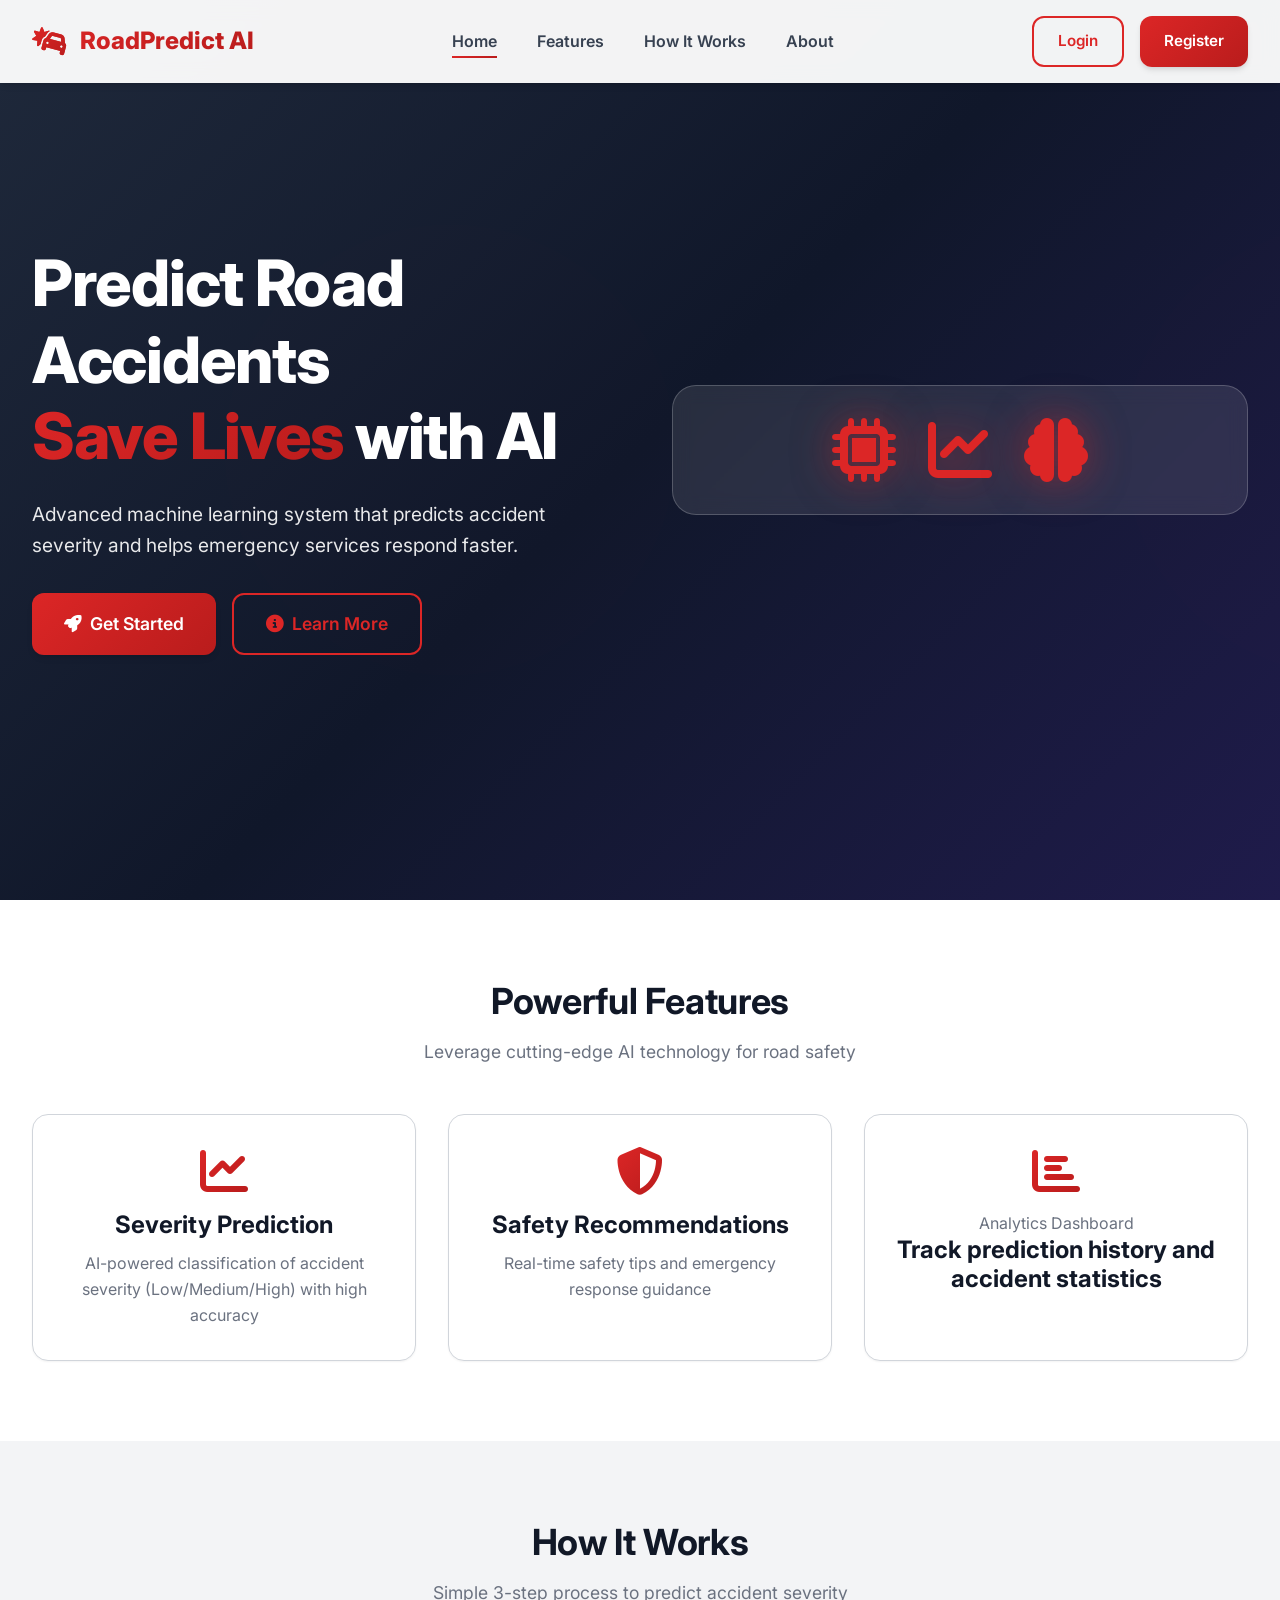
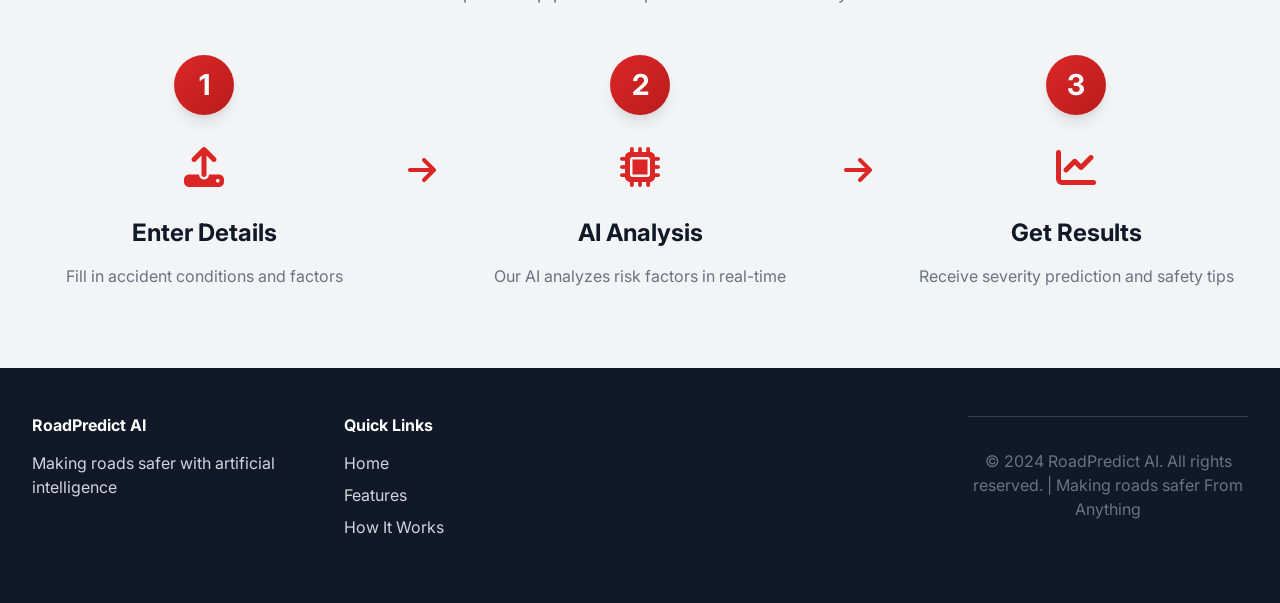
<file: frontend/index.html>
<!DOCTYPE html>
<html lang="en">
<head>
    <meta charset="UTF-8">
    <meta name="viewport" content="width=device-width, initial-scale=1.0">
    <title>Road Accident Prediction System | AI-Powered Safety</title>
    <link rel="stylesheet" href="css/style.css">
    <link rel="stylesheet" href="https://cdnjs.cloudflare.com/ajax/libs/font-awesome/6.4.0/css/all.min.css">
</head>
<body>
    <nav class="navbar">
        <div class="container">
            <div class="nav-brand">
                <i class="fas fa-car-crash"></i>
                <span>RoadPredict AI</span>
            </div>
            <div class="nav-menu">
                <a href="#" class="nav-link active">Home</a>
                <a href="#features" class="nav-link">Features</a>
                <a href="#how-it-works" class="nav-link">How It Works</a>
                <a href="#about" class="nav-link">About</a>
            </div>
            <div class="nav-buttons">
                <a href="login.html" class="btn btn-outline">Login</a>
                <a href="register.html" class="btn btn-primary">Register</a>
            </div>
        </div>
    </nav>

    <section class="hero">
        <div class="container">
            <div class="hero-content">
                <h1 class="hero-title">
                    Predict Road Accidents<br>
                    <span class="highlight">Save Lives</span> with AI
                </h1>
                <p class="hero-subtitle">
                    Advanced machine learning system that predicts accident severity 
                    and helps emergency services respond faster.
                </p>
                <div class="hero-buttons">
                    <a href="register.html" class="btn btn-primary btn-large">
                        <i class="fas fa-rocket"></i> Get Started
                    </a>
                    <a href="#features" class="btn btn-outline btn-large">
                        <i class="fas fa-info-circle"></i> Learn More
                    </a>
                </div>
            </div>
            <div class="hero-image">
                <div class="ai-animation">
                    <i class="fas fa-microchip"></i>
                    <i class="fas fa-chart-line"></i>
                    <i class="fas fa-brain"></i>
                </div>
            </div>
        </div>
    </section>

    <section id="features" class="features">
        <div class="container">
            <div class="section-header">
                <h2>Powerful Features</h2>
                <p>Leverage cutting-edge AI technology for road safety</p>
            </div>
            <div class="features-grid">
                <div class="feature-card">
                    <i class="fas fa-chart-line"></i>
                    <h3>Severity Prediction</h3>
                    <p>AI-powered classification of accident severity (Low/Medium/High) with high accuracy</p>
                </div>
                <div class="feature-card">
                    <i class="fas fa-shield-alt"></i>
                    <h3>Safety Recommendations</h3>
                    <p>Real-time safety tips and emergency response guidance</p>
                </div>
                <div class="feature-card">
                    <i class="fas fa-chart-bar"></i>
                    <p>Analytics Dashboard</p>
                    <h3>Track prediction history and accident statistics</h3>
                </div>
            </div>
        </div>
    </section>

    <section id="how-it-works" class="how-it-works">
        <div class="container">
            <div class="section-header">
                <h2>How It Works</h2>
                <p>Simple 3-step process to predict accident severity</p>
            </div>
            <div class="steps">
                <div class="step">
                    <div class="step-number">1</div>
                    <i class="fas fa-upload"></i>
                    <h3>Enter Details</h3>
                    <p>Fill in accident conditions and factors</p>
                </div>
                <div class="step-arrow"><i class="fas fa-arrow-right"></i></div>
                <div class="step">
                    <div class="step-number">2</div>
                    <i class="fas fa-microchip"></i>
                    <h3>AI Analysis</h3>
                    <p>Our AI analyzes risk factors in real-time</p>
                </div>
                <div class="step-arrow"><i class="fas fa-arrow-right"></i></div>
                <div class="step">
                    <div class="step-number">3</div>
                    <i class="fas fa-chart-line"></i>
                    <h3>Get Results</h3>
                    <p>Receive severity prediction and safety tips</p>
                </div>
            </div>
        </div>
    </section>

    <footer class="footer">
        <div class="container">
            <div class="footer-content">
                <div class="footer-section">
                    <h4>RoadPredict AI</h4>
                    <p>Making roads safer with artificial intelligence</p>
                </div>
                <div class="footer-section">
                    <h4>Quick Links</h4>
                    <a href="#">Home</a>
                    <a href="#features">Features</a>
                    <a href="#how-it-works">How It Works</a>
                </div>
                <div class="footer-section">
        
            </div>
            <div class="footer-bottom">
                <p>&copy; 2024 RoadPredict AI. All rights reserved. | Making roads safer From Anything</p>
            </div>
        </div>
    </footer>

    <script>
        // Navbar scroll effect
        window.addEventListener('scroll', function() {
            const navbar = document.querySelector('.navbar');
            if (window.scrollY > 50) {
                navbar.classList.add('scrolled');
            } else {
                navbar.classList.remove('scrolled');
            }
        });
    </script>
</body>
</html>
</file>
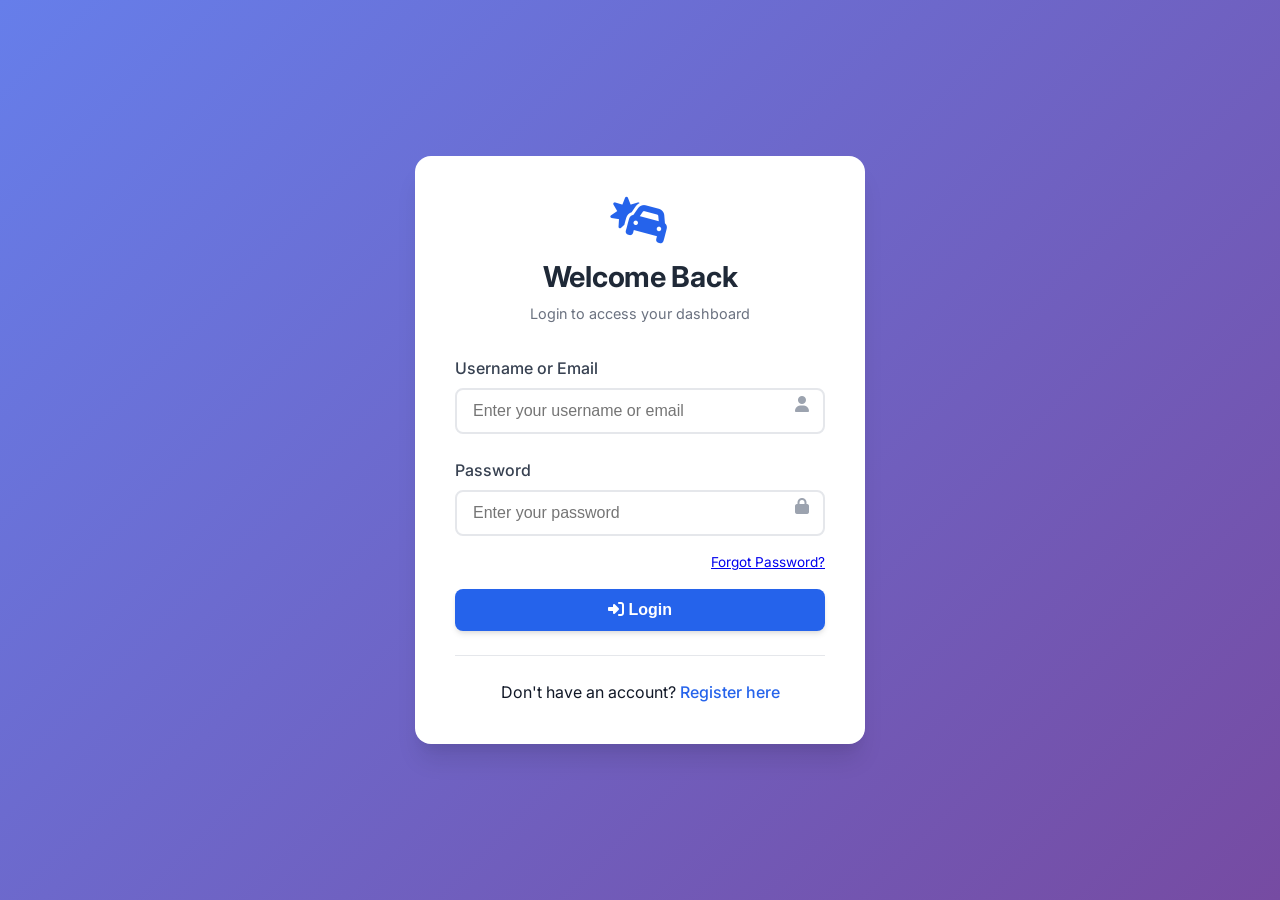
<file: frontend/login.html>
<!DOCTYPE html>
<html lang="en">
<head>
    <meta charset="UTF-8">
    <meta name="viewport" content="width=device-width, initial-scale=1.0">
    <title>Login - Road Accident Prediction System</title>
    <link rel="stylesheet" href="css/style.css">
    <link rel="stylesheet" href="https://cdnjs.cloudflare.com/ajax/libs/font-awesome/6.4.0/css/all.min.css">
    <style>
        /* Additional styles specific to auth pages */
        .auth-container {
            min-height: 100vh;
            display: flex;
            align-items: center;
            justify-content: center;
            background: linear-gradient(135deg, #667eea 0%, #764ba2 100%);
            padding: 2rem;
        }

        .auth-card {
            background: white;
            max-width: 450px;
            width: 100%;
            padding: 2.5rem;
            border-radius: 1rem;
            box-shadow: 0 20px 25px -5px rgba(0, 0, 0, 0.1), 0 10px 10px -5px rgba(0, 0, 0, 0.04);
            animation: slideUp 0.5s ease-out;
        }

        @keyframes slideUp {
            from {
                opacity: 0;
                transform: translateY(30px);
            }
            to {
                opacity: 1;
                transform: translateY(0);
            }
        }

        .auth-header {
            text-align: center;
            margin-bottom: 2rem;
        }

        .auth-header i {
            font-size: 3rem;
            color: #2563eb;
            margin-bottom: 1rem;
        }

        .auth-header h2 {
            font-size: 1.8rem;
            margin-bottom: 0.5rem;
            color: #1f2937;
        }

        .auth-header p {
            color: #6b7280;
            font-size: 0.9rem;
        }

        .auth-form .form-group {
            margin-bottom: 1.5rem;
            position: relative;
        }

        .auth-form .form-group label {
            display: block;
            margin-bottom: 0.5rem;
            font-weight: 500;
            color: #374151;
        }

        .auth-form .form-group input {
            width: 100%;
            padding: 0.75rem 1rem;
            border: 2px solid #e5e7eb;
            border-radius: 0.5rem;
            font-size: 1rem;
            transition: all 0.3s;
        }

        .auth-form .form-group input:focus {
            outline: none;
            border-color: #2563eb;
            box-shadow: 0 0 0 3px rgba(37, 99, 235, 0.1);
        }

        .auth-form .form-group i {
            position: absolute;
            right: 1rem;
            top: 2.5rem;
            color: #9ca3af;
        }

        .btn-primary {
            width: 100%;
            padding: 0.75rem;
            background: #2563eb;
            color: white;
            border: none;
            border-radius: 0.5rem;
            font-size: 1rem;
            font-weight: 600;
            cursor: pointer;
            transition: all 0.3s;
        }

        .btn-primary:hover {
            background: #1d4ed8;
            transform: translateY(-2px);
        }

        .auth-footer {
            text-align: center;
            margin-top: 1.5rem;
            padding-top: 1.5rem;
            border-top: 1px solid #e5e7eb;
        }

        .auth-footer a {
            color: #2563eb;
            text-decoration: none;
            font-weight: 500;
        }

        .auth-footer a:hover {
            text-decoration: underline;
        }

        .forgot-password {
            display: block;
            text-align: right;
            margin-top: -0.5rem;
            margin-bottom: 1rem;
            font-size: 0.85rem;
        }

        .alert {
            padding: 0.75rem;
            border-radius: 0.5rem;
            margin-bottom: 1rem;
            animation: slideDown 0.3s ease;
        }

        .alert-success {
            background: #d1fae5;
            color: #065f46;
            border-left: 4px solid #10b981;
        }

        .alert-error {
            background: #fee2e2;
            color: #991b1b;
            border-left: 4px solid #ef4444;
        }

        @keyframes slideDown {
            from {
                opacity: 0;
                transform: translateY(-10px);
            }
            to {
                opacity: 1;
                transform: translateY(0);
            }
        }
    </style>
</head>
<body>
    <div class="auth-container">
        <div class="auth-card">
            <div class="auth-header">
                <i class="fas fa-car-crash"></i>
                <h2>Welcome Back</h2>
                <p>Login to access your dashboard</p>
            </div>
            
            <form id="loginForm" class="auth-form">
                <div class="form-group">
                    <label for="username">Username or Email</label>
                    <input type="text" id="username" name="username" placeholder="Enter your username or email" required>
                    <i class="fas fa-user"></i>
                </div>
                
                <div class="form-group">
                    <label for="password">Password</label>
                    <input type="password" id="password" name="password" placeholder="Enter your password" required>
                    <i class="fas fa-lock"></i>
                </div>
                
                <div class="forgot-password">
                    <a href="#">Forgot Password?</a>
                </div>
                
                <button type="submit" class="btn-primary">
                    <i class="fas fa-sign-in-alt"></i> Login
                </button>
            </form>
            
            <div class="auth-footer">
                <p>Don't have an account? <a href="register.html">Register here</a></p>
            </div>
        </div>
    </div>
    
    <script src="js/auth.js"></script>
</body>
</html>
</file>
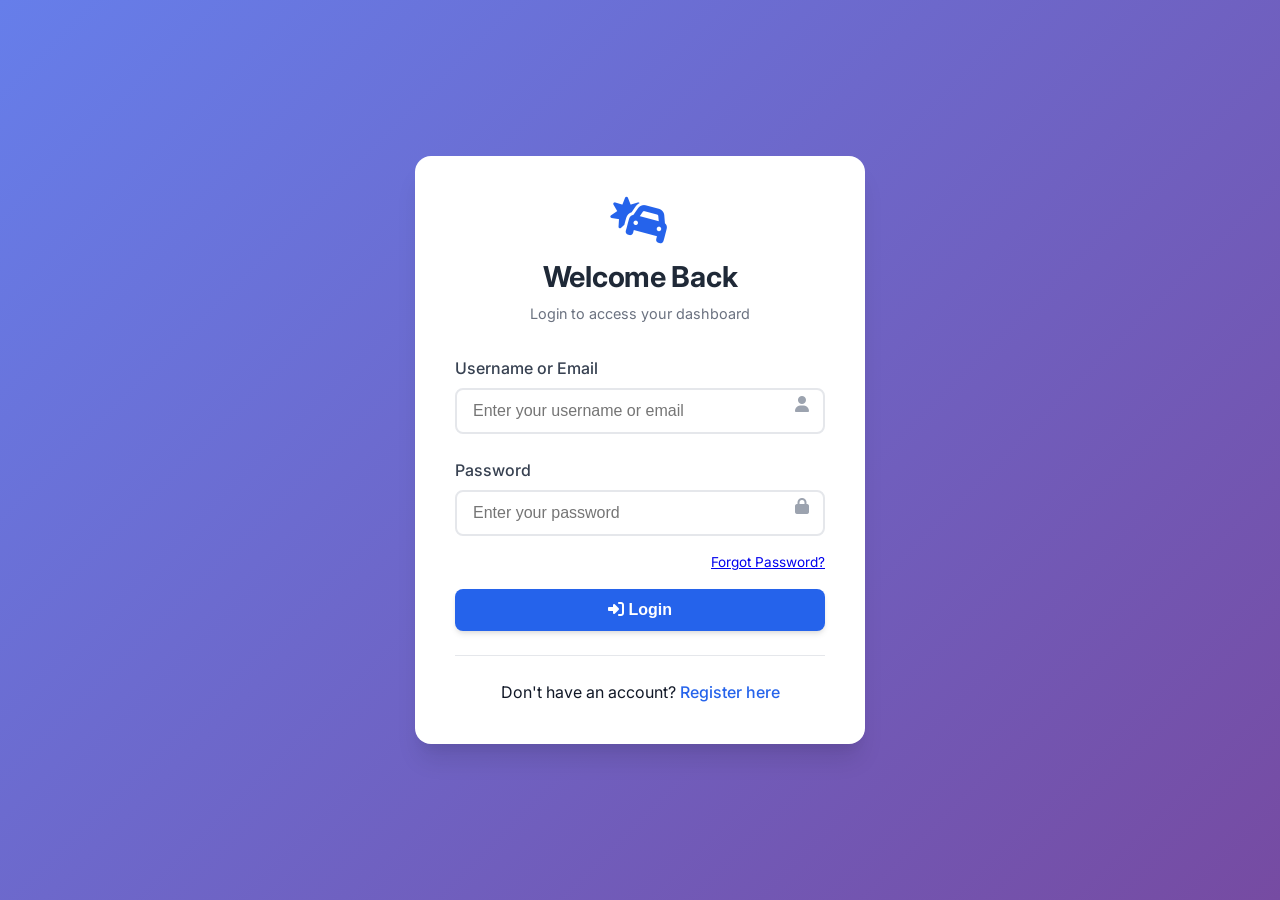
<file: frontend/predict.html>
<!DOCTYPE html>
<html lang="en">
<head>
    <meta charset="UTF-8">
    <meta name="viewport" content="width=device-width, initial-scale=1.0">
    <title>Predict Severity - Road Accident Prediction System</title>
    <link rel="stylesheet" href="css/style.css">
    <link rel="stylesheet" href="https://cdnjs.cloudflare.com/ajax/libs/font-awesome/6.4.0/css/all.min.css">
    <style>
        * {
            margin: 0;
            padding: 0;
            box-sizing: border-box;
        }

        body {
            font-family: -apple-system, BlinkMacSystemFont, 'Segoe UI', Roboto, 'Helvetica Neue', Arial, sans-serif;
            background: #f3f4f6;
        }

        .dashboard-container {
            display: flex;
            min-height: 100vh;
        }

        /* Sidebar Styles */
        .sidebar {
            width: 280px;
            background: white;
            box-shadow: 2px 0 5px rgba(0,0,0,0.05);
            position: fixed;
            height: 100vh;
            display: flex;
            flex-direction: column;
        }

        .sidebar-header {
            padding: 30px 20px;
            text-align: center;
            border-bottom: 1px solid #e5e7eb;
        }

        .sidebar-header i {
            font-size: 2.5rem;
            color: #dc2626;
        }

        .sidebar-header h3 {
            margin-top: 10px;
            color: #1f2937;
        }

        .sidebar-nav {
            flex: 1;
            padding: 20px 0;
        }

        .nav-item {
            display: flex;
            align-items: center;
            padding: 12px 24px;
            color: #4b5563;
            text-decoration: none;
            transition: all 0.3s;
            gap: 12px;
        }

        .nav-item:hover, .nav-item.active {
            background: #eff6ff;
            color: #dc2626;
            border-left: 3px solid #dc2626;
        }

        .nav-item i {
            width: 20px;
        }

        .sidebar-footer {
            padding: 20px;
            border-top: 1px solid #e5e7eb;
        }

        .logout-btn {
            width: 100%;
            padding: 10px;
            background: #fee2e2;
            color: #dc2626;
            border: none;
            border-radius: 8px;
            cursor: pointer;
            transition: all 0.3s;
            font-size: 14px;
            font-weight: 500;
        }

        .logout-btn:hover {
            background: #fecaca;
        }

        /* Main Content */
        .main-content {
            flex: 1;
            margin-left: 280px;
            padding: 20px;
        }

        .prediction-container {
            max-width: 1400px;
            margin: 0 auto;
        }
        
        .prediction-grid {
            display: grid;
            grid-template-columns: 1fr 1fr;
            gap: 30px;
        }
        
        .prediction-form-card, .result-card {
            background: white;
            padding: 30px;
            border-radius: 12px;
            box-shadow: 0 1px 3px 0 rgba(0, 0, 0, 0.1);
        }
        
        .prediction-form-card h2, .result-card h2 {
            margin-bottom: 20px;
            color: #1f2937;
            font-size: 1.5rem;
        }
        
        .form-row {
            display: grid;
            grid-template-columns: 1fr 1fr;
            gap: 20px;
            margin-bottom: 20px;
        }
        
        .form-group {
            margin-bottom: 15px;
        }
        
        .form-group label {
            display: block;
            margin-bottom: 8px;
            font-weight: 500;
            color: #374151;
        }
        
        .form-group input, .form-group select {
            width: 100%;
            padding: 10px 12px;
            border: 1px solid #d1d5db;
            border-radius: 8px;
            font-size: 14px;
            transition: all 0.3s;
        }
        
        .form-group input:focus, .form-group select:focus {
            outline: none;
            border-color: #dc2626;
            box-shadow: 0 0 0 3px rgba(220, 38, 38, 0.1);
        }
        
        .checkbox-group {
            display: flex;
            align-items: center;
            gap: 10px;
            margin-bottom: 10px;
        }
        
        .checkbox-group input {
            width: auto;
            margin-right: 5px;
        }
        
        .checkbox-group label {
            margin-bottom: 0;
            cursor: pointer;
        }
        
        .btn-predict {
            width: 100%;
            padding: 12px;
            background: #dc2626;
            color: white;
            border: none;
            border-radius: 8px;
            font-size: 16px;
            font-weight: 600;
            cursor: pointer;
            margin-top: 20px;
            transition: all 0.3s;
        }
        
        .btn-predict:hover {
            background: #b91c1c;
            transform: translateY(-1px);
        }
        
        .loading {
            text-align: center;
            padding: 40px;
        }
        
        .loading i {
            font-size: 2rem;
            color: #dc2626;
            animation: spin 1s linear infinite;
        }
        
        @keyframes spin {
            0% { transform: rotate(0deg); }
            100% { transform: rotate(360deg); }
        }
        
        .severity-badge {
            text-align: center;
            padding: 20px;
            border-radius: 12px;
            margin-bottom: 20px;
            color: white;
            transition: all 0.3s ease;
        }
        
        .confidence-section {
            margin: 20px 0;
        }
        
        .confidence-section label {
            display: block;
            margin-bottom: 8px;
            font-weight: 500;
            color: #374151;
        }
        
        .confidence-bar {
            background: #e5e7eb;
            border-radius: 10px;
            height: 35px;
            overflow: hidden;
            margin: 10px 0;
        }
        
        .confidence-fill {
            background: linear-gradient(90deg, #dc2626, #ef4444);
            height: 100%;
            display: flex;
            align-items: center;
            justify-content: flex-end;
            padding-right: 15px;
            color: white;
            font-weight: bold;
            transition: width 1s ease;
            border-radius: 10px;
        }
        
        .recommendations {
            margin-top: 20px;
            padding-top: 20px;
            border-top: 1px solid #e5e7eb;
        }
        
        .recommendations h4 {
            margin-bottom: 15px;
            color: #1f2937;
        }
        
        .recommendations ul {
            list-style: none;
            padding-left: 0;
        }
        
        .recommendations li {
            padding: 8px 0;
            padding-left: 25px;
            position: relative;
            line-height: 1.4;
        }
        
        @media (max-width: 768px) {
            .sidebar {
                transform: translateX(-100%);
                transition: transform 0.3s;
            }
            
            .sidebar.open {
                transform: translateX(0);
            }
            
            .main-content {
                margin-left: 0;
            }
            
            .prediction-grid {
                grid-template-columns: 1fr;
                gap: 20px;
            }
            
            .form-row {
                grid-template-columns: 1fr;
                gap: 15px;
            }
        }
    </style>
</head>
<body>
    <div class="dashboard-container">
        <!-- Sidebar -->
        <aside class="sidebar">
            <div class="sidebar-header">
                <i class="fas fa-car-crash"></i>
                <h3>RoadPredict AI</h3>
            </div>
            <nav class="sidebar-nav">
                <a href="dashboard.html" class="nav-item">
                    <i class="fas fa-tachometer-alt"></i>
                    <span>Dashboard</span>
                </a>
                <a href="#" class="nav-item active">
                    <i class="fas fa-chart-line"></i>
                    <span>Predict Severity</span>
                </a>
                <a href="dashboard.html#history" class="nav-item">
                    <i class="fas fa-history"></i>
                    <span>History</span>
                </a>
            </nav>
            <div class="sidebar-footer">
                <div style="margin-bottom: 15px; padding: 10px; background: #f3f4f6; border-radius: 8px;">
                    <div style="font-size: 12px; color: #6b7280;">Logged in as:</div>
                    <div style="font-weight: 600; color: #1f2937;" id="userNameDisplay">User</div>
                </div>
                <button id="logoutBtn" class="logout-btn">
                    <i class="fas fa-sign-out-alt"></i> Logout
                </button>
            </div>
        </aside>

        <!-- Main Content -->
        <main class="main-content">
            <div class="prediction-container">
                <div class="prediction-grid">
                    <!-- Left Column: Form -->
                    <div class="prediction-form-card">
                        <h2><i class="fas fa-edit"></i> Accident Details</h2>
                        <form id="predictionForm">
                            <div class="form-row">
                                <div class="form-group">
                                    <label>Weather Condition *</label>
                                    <select id="weather" required>
                                        <option value="">Select Weather</option>
                                        <option value="Clear">☀️ Clear</option>
                                        <option value="Rain">🌧️ Rain</option>
                                        <option value="Fog">🌫️ Fog</option>
                                        <option value="Snow">❄️ Snow</option>
                                    </select>
                                </div>
                                <div class="form-group">
                                    <label>Road Condition *</label>
                                    <select id="roadCondition" required>
                                        <option value="">Select Road Condition</option>
                                        <option value="Dry">🟢 Dry</option>
                                        <option value="Wet">💧 Wet</option>
                                        <option value="Icy">❄️ Icy</option>
                                        <option value="Flooded">🌊 Flooded</option>
                                    </select>
                                </div>
                            </div>

                            <div class="form-row">
                                <div class="form-group">
                                    <label>Light Condition</label>
                                    <select id="lightCondition">
                                        <option value="Daylight">☀️ Daylight</option>
                                        <option value="Dark">🌙 Dark</option>
                                        <option value="Dusk/Dawn">🌅 Dusk/Dawn</option>
                                    </select>
                                </div>
                                <div class="form-group">
                                    <label>Speed Limit (km/h)</label>
                                    <input type="number" id="speedLimit" placeholder="e.g., 60" value="50">
                                </div>
                            </div>

                            <div class="form-row">
                                <div class="form-group">
                                    <label>Vehicle Type</label>
                                    <select id="vehicleType">
                                        <option value="Car">🚗 Car</option>
                                        <option value="Truck">🚚 Truck</option>
                                        <option value="Motorcycle">🏍️ Motorcycle</option>
                                        <option value="Bus">🚌 Bus</option>
                                    </select>
                                </div>
                                <div class="form-group">
                                    <label>Driver Age</label>
                                    <input type="number" id="driverAge" placeholder="e.g., 35" value="35">
                                </div>
                            </div>

                            <div class="form-row">
                                <div class="form-group">
                                    <label>Time of Day</label>
                                    <select id="timeOfDay">
                                        <option value="Morning">🌅 Morning (6AM-12PM)</option>
                                        <option value="Afternoon">☀️ Afternoon (12PM-5PM)</option>
                                        <option value="Evening">🌆 Evening (5PM-9PM)</option>
                                        <option value="Night">🌙 Night (9PM-6AM)</option>
                                    </select>
                                </div>
                                <div class="form-group">
                                    <label>Day of Week</label>
                                    <select id="dayOfWeek">
                                        <option value="Monday">Monday</option>
                                        <option value="Tuesday">Tuesday</option>
                                        <option value="Wednesday">Wednesday</option>
                                        <option value="Thursday">Thursday</option>
                                        <option value="Friday">Friday</option>
                                        <option value="Saturday">Saturday</option>
                                        <option value="Sunday">Sunday</option>
                                    </select>
                                </div>
                            </div>

                            <div class="form-row">
                                <div class="form-group">
                                    <label>Traffic Density</label>
                                    <select id="trafficDensity">
                                        <option value="Low">🟢 Low</option>
                                        <option value="Medium" selected>🟡 Medium</option>
                                        <option value="High">🔴 High</option>
                                    </select>
                                </div>
                                <div class="form-group">
                                    <label>Contributing Factors</label>
                                    <div class="checkbox-group">
                                        <input type="checkbox" id="alcoholInvolved">
                                        <label>🍺 Alcohol Involved</label>
                                    </div>
                                    <div class="checkbox-group">
                                        <input type="checkbox" id="speeding">
                                        <label>⚡ Speeding</label>
                                    </div>
                                </div>
                            </div>

                            <button type="submit" class="btn-predict">
                                <i class="fas fa-chart-line"></i> Predict Severity
                            </button>
                        </form>
                    </div>

                    <!-- Right Column: Results -->
                    <div class="result-card">
                        <h2><i class="fas fa-chart-bar"></i> Prediction Results</h2>
                        
                        <!-- Results Container -->
                        <div id="predictionResult" style="display: none;">
                            <div class="severity-badge" id="severityBadge"></div>
                            
                            <div class="confidence-section">
                                <label><i class="fas fa-percent"></i> Confidence Score</label>
                                <div class="confidence-bar">
                                    <div class="confidence-fill" id="confidenceFill" style="width: 0%;">0%</div>
                                </div>
                            </div>

                            <div class="recommendations" id="recommendations"></div>
                        </div>
                        
                        <!-- No Result Message -->
                        <div id="noResultMessage" style="text-align: center; padding: 40px; color: #6b7280;">
                            <i class="fas fa-chart-line" style="font-size: 3rem; margin-bottom: 10px;"></i>
                            <p>Fill in the details and click "Predict Severity" to see results here</p>
                        </div>

                        <!-- Loading Spinner -->
                        <div id="loadingSpinner" style="display: none;" class="loading">
                            <i class="fas fa-spinner"></i>
                            <p>Analyzing accident data...</p>
                        </div>
                    </div>
                </div>
            </div>
        </main>
    </div>

    <script src="js/predict.js"></script>
    <script>
        // Display user name in sidebar
        const user = JSON.parse(localStorage.getItem('user') || '{}');
        const userNameDisplay = document.getElementById('userNameDisplay');
        if (userNameDisplay && user.full_name) {
            userNameDisplay.textContent = user.full_name;
        } else if (userNameDisplay && user.username) {
            userNameDisplay.textContent = user.username;
        }
    </script>
</body>
</html>
</file>
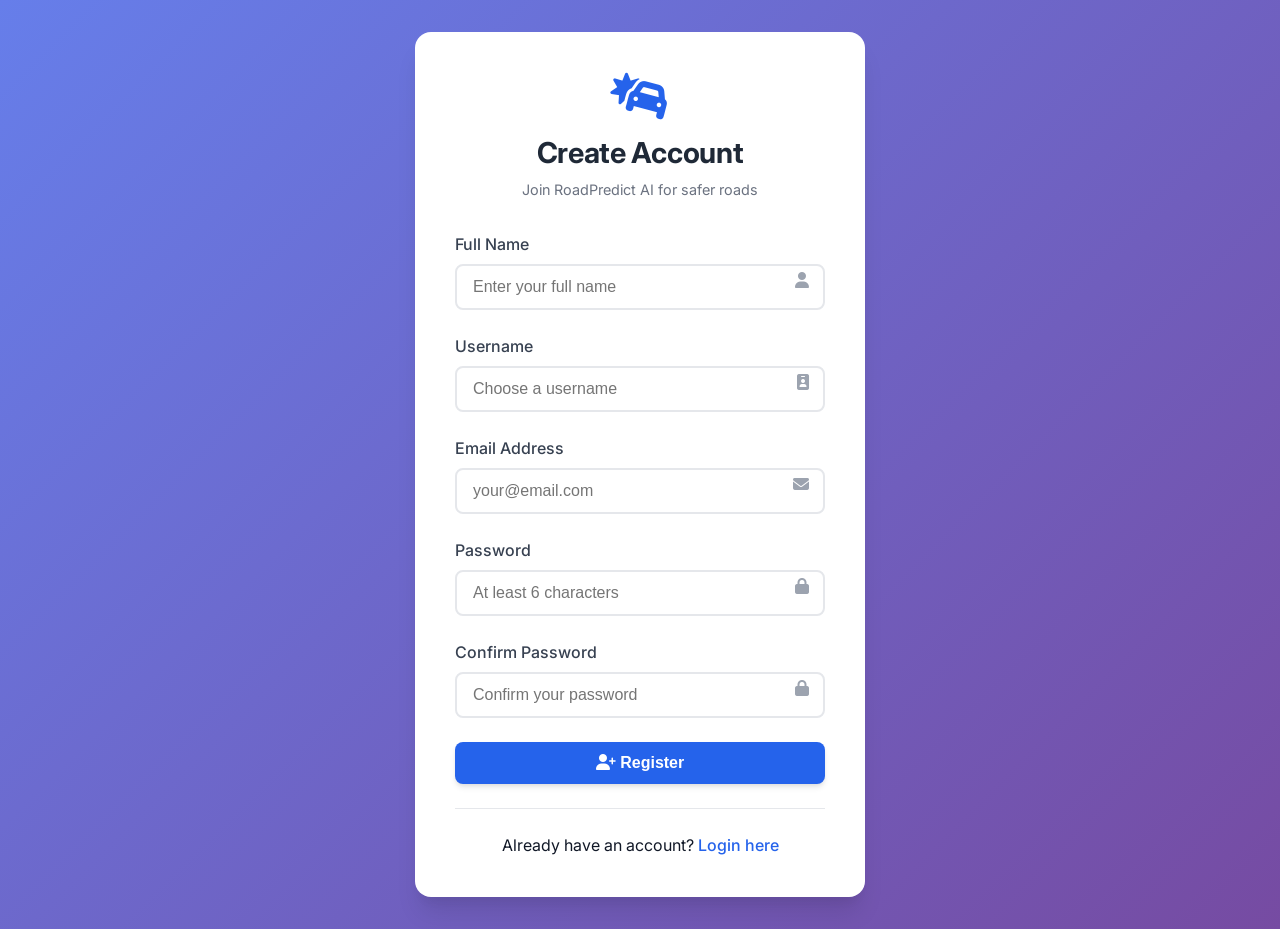
<file: frontend/register.html>
<!DOCTYPE html>
<html lang="en">
<head>
    <meta charset="UTF-8">
    <meta name="viewport" content="width=device-width, initial-scale=1.0">
    <title>Register - Road Accident Prediction System</title>
    <link rel="stylesheet" href="css/style.css">
    <link rel="stylesheet" href="https://cdnjs.cloudflare.com/ajax/libs/font-awesome/6.4.0/css/all.min.css">
    <style>
        /* Additional styles specific to auth pages */
        .auth-container {
            min-height: 100vh;
            display: flex;
            align-items: center;
            justify-content: center;
            background: linear-gradient(135deg, #667eea 0%, #764ba2 100%);
            padding: 2rem;
        }

        .auth-card {
            background: white;
            max-width: 450px;
            width: 100%;
            padding: 2.5rem;
            border-radius: 1rem;
            box-shadow: 0 20px 25px -5px rgba(0, 0, 0, 0.1), 0 10px 10px -5px rgba(0, 0, 0, 0.04);
            animation: slideUp 0.5s ease-out;
        }

        @keyframes slideUp {
            from {
                opacity: 0;
                transform: translateY(30px);
            }
            to {
                opacity: 1;
                transform: translateY(0);
            }
        }

        .auth-header {
            text-align: center;
            margin-bottom: 2rem;
        }

        .auth-header i {
            font-size: 3rem;
            color: #2563eb;
            margin-bottom: 1rem;
        }

        .auth-header h2 {
            font-size: 1.8rem;
            margin-bottom: 0.5rem;
            color: #1f2937;
        }

        .auth-header p {
            color: #6b7280;
            font-size: 0.9rem;
        }

        .auth-form .form-group {
            margin-bottom: 1.5rem;
            position: relative;
        }

        .auth-form .form-group label {
            display: block;
            margin-bottom: 0.5rem;
            font-weight: 500;
            color: #374151;
        }

        .auth-form .form-group input {
            width: 100%;
            padding: 0.75rem 1rem;
            border: 2px solid #e5e7eb;
            border-radius: 0.5rem;
            font-size: 1rem;
            transition: all 0.3s;
        }

        .auth-form .form-group input:focus {
            outline: none;
            border-color: #2563eb;
            box-shadow: 0 0 0 3px rgba(37, 99, 235, 0.1);
        }

        .auth-form .form-group i {
            position: absolute;
            right: 1rem;
            top: 2.5rem;
            color: #9ca3af;
        }

        .btn-primary {
            width: 100%;
            padding: 0.75rem;
            background: #2563eb;
            color: white;
            border: none;
            border-radius: 0.5rem;
            font-size: 1rem;
            font-weight: 600;
            cursor: pointer;
            transition: all 0.3s;
        }

        .btn-primary:hover {
            background: #1d4ed8;
            transform: translateY(-2px);
        }

        .auth-footer {
            text-align: center;
            margin-top: 1.5rem;
            padding-top: 1.5rem;
            border-top: 1px solid #e5e7eb;
        }

        .auth-footer a {
            color: #2563eb;
            text-decoration: none;
            font-weight: 500;
        }

        .auth-footer a:hover {
            text-decoration: underline;
        }

        .alert {
            padding: 0.75rem;
            border-radius: 0.5rem;
            margin-bottom: 1rem;
            animation: slideDown 0.3s ease;
        }

        .alert-success {
            background: #d1fae5;
            color: #065f46;
            border-left: 4px solid #10b981;
        }

        .alert-error {
            background: #fee2e2;
            color: #991b1b;
            border-left: 4px solid #ef4444;
        }

        @keyframes slideDown {
            from {
                opacity: 0;
                transform: translateY(-10px);
            }
            to {
                opacity: 1;
                transform: translateY(0);
            }
        }
    </style>
</head>
<body>
    <div class="auth-container">
        <div class="auth-card">
            <div class="auth-header">
                <i class="fas fa-car-crash"></i>
                <h2>Create Account</h2>
                <p>Join RoadPredict AI for safer roads</p>
            </div>
            
            <form id="registerForm" class="auth-form">
                <div class="form-group">
                    <label for="fullName">Full Name</label>
                    <input type="text" id="fullName" name="fullName" placeholder="Enter your full name" required>
                    <i class="fas fa-user"></i>
                </div>
                
                <div class="form-group">
                    <label for="username">Username</label>
                    <input type="text" id="username" name="username" placeholder="Choose a username" required>
                    <i class="fas fa-id-badge"></i>
                </div>
                
                <div class="form-group">
                    <label for="email">Email Address</label>
                    <input type="email" id="email" name="email" placeholder="your@email.com" required>
                    <i class="fas fa-envelope"></i>
                </div>
                
                <div class="form-group">
                    <label for="password">Password</label>
                    <input type="password" id="password" name="password" placeholder="At least 6 characters" required>
                    <i class="fas fa-lock"></i>
                </div>
                
                <div class="form-group">
                    <label for="confirmPassword">Confirm Password</label>
                    <input type="password" id="confirmPassword" name="confirmPassword" placeholder="Confirm your password" required>
                    <i class="fas fa-lock"></i>
                </div>
                
                <button type="submit" class="btn-primary">
                    <i class="fas fa-user-plus"></i> Register
                </button>
            </form>
            
            <div class="auth-footer">
                <p>Already have an account? <a href="login.html">Login here</a></p>
            </div>
        </div>
    </div>
    
    <script src="js/auth.js"></script>
</body>
</html>
</file>
<file: frontend/css/style.css>
/* ==================== GOOGLE FONTS ==================== */
@import url('https://fonts.googleapis.com/css2?family=Inter:wght@300;400;500;600;700;800&display=swap');

/* ==================== ROOT VARIABLES ==================== */
:root {
    /* Primary Colors */
    --primary: #dc2626;
    --primary-dark: #b91c1c;
    --primary-light: #fef2f2;
    
    /* Secondary Colors */
    --secondary: #2563eb;
    --secondary-dark: #1d4ed8;
    
    /* Accent Colors */
    --accent: #f59e0b;
    --success: #10b981;
    --danger: #ef4444;
    --warning: #f59e0b;
    --info: #3b82f6;
    
    /* Neutral Colors */
    --dark: #111827;
    --gray-900: #1f2937;
    --gray-700: #374151;
    --gray-500: #6b7280;
    --gray-300: #d1d5db;
    --gray-100: #f3f4f6;
    --white: #ffffff;
    
    /* Gradients */
    --gradient-primary: linear-gradient(135deg, #dc2626 0%, #b91c1c 100%);
    --gradient-secondary: linear-gradient(135deg, #2563eb 0%, #1d4ed8 100%);
    --gradient-hero: linear-gradient(135deg, #1e293b 0%, #0f172a 50%, #1e1b4b 100%);
    --gradient-card: linear-gradient(135deg, var(--white) 0%, var(--gray-100) 100%);
    
    /* Shadows */
    --shadow-sm: 0 1px 2px 0 rgba(0, 0, 0, 0.05);
    --shadow-md: 0 4px 6px -1px rgba(0, 0, 0, 0.1), 0 2px 4px -1px rgba(0, 0, 0, 0.06);
    --shadow-lg: 0 10px 15px -3px rgba(0, 0, 0, 0.1), 0 4px 6px -2px rgba(0, 0, 0, 0.05);
    --shadow-xl: 0 20px 25px -5px rgba(0, 0, 0, 0.1), 0 10px 10px -5px rgba(0, 0, 0, 0.04);
    --shadow-glow: 0 0 20px rgba(220, 38, 38, 0.3);
    
    /* Border Radius */
    --radius-sm: 0.375rem;
    --radius-md: 0.5rem;
    --radius-lg: 0.75rem;
    --radius-xl: 1rem;
    --radius-2xl: 1.5rem;
    
    /* Transitions */
    --transition: all 0.3s cubic-bezier(0.4, 0, 0.2, 1);
}

/* ==================== RESET & BASE ==================== */
* {
    margin: 0;
    padding: 0;
    box-sizing: border-box;
}

body {
    font-family: 'Inter', -apple-system, BlinkMacSystemFont, 'Segoe UI', Roboto, sans-serif;
    background: var(--gray-100);
    color: var(--dark);
    line-height: 1.5;
    overflow-x: hidden;
}

/* ==================== TYPOGRAPHY ==================== */
h1, h2, h3, h4, h5, h6 {
    font-weight: 700;
    line-height: 1.2;
}

h1 {
    font-size: 3.5rem;
    letter-spacing: -0.02em;
}

h2 {
    font-size: 2.25rem;
    letter-spacing: -0.01em;
}

h3 {
    font-size: 1.5rem;
}

/* ==================== CONTAINER ==================== */
.container {
    max-width: 1280px;
    margin: 0 auto;
    padding: 0 2rem;
}

/* ==================== NAVIGATION ==================== */
.navbar {
    background: rgba(255, 255, 255, 0.95);
    backdrop-filter: blur(10px);
    box-shadow: var(--shadow-md);
    position: fixed;
    top: 0;
    width: 100%;
    z-index: 1000;
    padding: 1rem 0;
    transition: var(--transition);
}

.navbar.scrolled {
    padding: 0.75rem 0;
    background: var(--white);
}

.navbar .container {
    display: flex;
    justify-content: space-between;
    align-items: center;
}

.nav-brand {
    display: flex;
    align-items: center;
    gap: 0.75rem;
    font-size: 1.5rem;
    font-weight: 800;
    background: var(--gradient-primary);
    -webkit-background-clip: text;
    -webkit-text-fill-color: transparent;
    background-clip: text;
}

.nav-brand i {
    background: var(--gradient-primary);
    -webkit-background-clip: text;
    -webkit-text-fill-color: transparent;
    font-size: 1.8rem;
}

.nav-menu {
    display: flex;
    gap: 2.5rem;
}

.nav-link {
    text-decoration: none;
    color: var(--gray-700);
    font-weight: 600;
    transition: var(--transition);
    position: relative;
}

.nav-link:after {
    content: '';
    position: absolute;
    bottom: -5px;
    left: 0;
    width: 0;
    height: 2px;
    background: var(--gradient-primary);
    transition: var(--transition);
}

.nav-link:hover:after,
.nav-link.active:after {
    width: 100%;
}

.nav-link:hover {
    color: var(--primary);
}

.nav-buttons {
    display: flex;
    gap: 1rem;
}

/* ==================== BUTTONS ==================== */
.btn {
    display: inline-flex;
    align-items: center;
    gap: 0.5rem;
    padding: 0.75rem 1.5rem;
    border-radius: var(--radius-lg);
    font-weight: 600;
    text-decoration: none;
    transition: var(--transition);
    cursor: pointer;
    border: none;
    font-size: 0.95rem;
}

.btn-primary {
    background: var(--gradient-primary);
    color: var(--white);
    box-shadow: var(--shadow-md);
}

.btn-primary:hover {
    transform: translateY(-2px);
    box-shadow: var(--shadow-xl), var(--shadow-glow);
}

.btn-outline {
    background: transparent;
    border: 2px solid var(--primary);
    color: var(--primary);
}

.btn-outline:hover {
    background: var(--gradient-primary);
    color: var(--white);
    border-color: transparent;
    transform: translateY(-2px);
}

.btn-large {
    padding: 1rem 2rem;
    font-size: 1.1rem;
}

.btn-block {
    width: 100%;
    justify-content: center;
}

/* ==================== HERO SECTION ==================== */
.hero {
    min-height: 100vh;
    display: flex;
    align-items: center;
    position: relative;
    background: var(--gradient-hero);
    overflow: hidden;
}

.hero::before {
    content: '';
    position: absolute;
    top: 0;
    left: 0;
    right: 0;
    bottom: 0;
    background: url('data:image/svg+xml,<svg xmlns="http://www.w3.org/2000/svg" viewBox="0 0 200 200"><path fill="%23dc262610" d="M0 0h200v200H0z"/><circle cx="100" cy="100" r="50" fill="%23dc262608"/></svg>') repeat;
    opacity: 0.1;
    animation: float 20s linear infinite;
}

@keyframes float {
    0% { transform: translate(0, 0); }
    100% { transform: translate(50px, 50px); }
}

.hero .container {
    display: grid;
    grid-template-columns: 1fr 1fr;
    gap: 4rem;
    align-items: center;
    position: relative;
    z-index: 1;
}

.hero-content {
    color: var(--white);
}

.hero-title {
    font-size: 4rem;
    font-weight: 800;
    margin-bottom: 1.5rem;
    line-height: 1.2;
}

.hero-title .highlight {
    background: var(--gradient-primary);
    -webkit-background-clip: text;
    -webkit-text-fill-color: transparent;
    display: inline-block;
}

.hero-subtitle {
    font-size: 1.2rem;
    margin-bottom: 2rem;
    color: rgba(255, 255, 255, 0.9);
    line-height: 1.6;
}

.hero-buttons {
    display: flex;
    gap: 1rem;
}

.hero-image {
    position: relative;
    animation: slideIn 0.8s ease-out;
}

@keyframes slideIn {
    from {
        opacity: 0;
        transform: translateX(50px);
    }
    to {
        opacity: 1;
        transform: translateX(0);
    }
}

.ai-animation {
    display: flex;
    justify-content: center;
    gap: 2rem;
    background: rgba(255, 255, 255, 0.1);
    backdrop-filter: blur(10px);
    padding: 2rem;
    border-radius: var(--radius-2xl);
    border: 1px solid rgba(255, 255, 255, 0.2);
}

.ai-animation i {
    font-size: 4rem;
    color: var(--primary);
    animation: bounce 2s ease-in-out infinite;
    filter: drop-shadow(0 0 20px rgba(220, 38, 38, 0.5));
}

.ai-animation i:nth-child(2) { animation-delay: 0.3s; }
.ai-animation i:nth-child(3) { animation-delay: 0.6s; }

@keyframes bounce {
    0%, 100% { transform: translateY(0); }
    50% { transform: translateY(-20px); }
}

/* ==================== FEATURES SECTION ==================== */
.features {
    padding: 5rem 0;
    background: var(--white);
}

.section-header {
    text-align: center;
    margin-bottom: 3rem;
}

.section-header h2 {
    margin-bottom: 1rem;
    color: var(--dark);
}

.section-header p {
    color: var(--gray-500);
    font-size: 1.1rem;
}

.features-grid {
    display: grid;
    grid-template-columns: repeat(auto-fit, minmax(320px, 1fr));
    gap: 2rem;
}

.feature-card {
    background: var(--white);
    padding: 2rem;
    border-radius: var(--radius-xl);
    text-align: center;
    transition: var(--transition);
    border: 1px solid var(--gray-300);
    box-shadow: var(--shadow-sm);
}

.feature-card:hover {
    transform: translateY(-5px);
    box-shadow: var(--shadow-xl);
    border-color: var(--primary);
}

.feature-card i {
    font-size: 3rem;
    background: var(--gradient-primary);
    -webkit-background-clip: text;
    -webkit-text-fill-color: transparent;
    margin-bottom: 1rem;
}

.feature-card h3 {
    margin-bottom: 0.75rem;
    color: var(--dark);
}

.feature-card p {
    color: var(--gray-500);
    line-height: 1.6;
}

/* ==================== HOW IT WORKS ==================== */
.how-it-works {
    padding: 5rem 0;
    background: var(--gray-100);
}

.steps {
    display: flex;
    justify-content: center;
    align-items: center;
    flex-wrap: wrap;
    gap: 2rem;
}

.step {
    text-align: center;
    flex: 1;
    min-width: 250px;
    position: relative;
}

.step-number {
    width: 60px;
    height: 60px;
    background: var(--gradient-primary);
    color: var(--white);
    border-radius: 50%;
    display: flex;
    align-items: center;
    justify-content: center;
    font-size: 1.8rem;
    font-weight: bold;
    margin: 0 auto 1rem;
    box-shadow: var(--shadow-lg);
}

.step i {
    font-size: 2.5rem;
    color: var(--primary);
    margin: 1rem 0;
}

.step h3 {
    margin: 1rem 0;
    color: var(--dark);
}

.step p {
    color: var(--gray-500);
}

.step-arrow i {
    font-size: 2rem;
    color: var(--primary);
}

/* ==================== FOOTER ==================== */
.footer {
    background: var(--dark);
    color: var(--white);
    padding: 3rem 0 1.5rem;
}

.footer-content {
    display: grid;
    grid-template-columns: repeat(auto-fit, minmax(250px, 1fr));
    gap: 2rem;
    margin-bottom: 2rem;
}

.footer-section h4 {
    margin-bottom: 1rem;
    color: var(--white);
}

.footer-section p,
.footer-section a {
    color: var(--gray-300);
    text-decoration: none;
    display: block;
    margin-bottom: 0.5rem;
    transition: var(--transition);
}

.footer-section a:hover {
    color: var(--primary);
    transform: translateX(5px);
}

.footer-bottom {
    text-align: center;
    padding-top: 2rem;
    border-top: 1px solid var(--gray-700);
    color: var(--gray-500);
}

/* ==================== RESPONSIVE ==================== */
@media (max-width: 968px) {
    .hero .container {
        grid-template-columns: 1fr;
        text-align: center;
        gap: 2rem;
    }
    
    .hero-title {
        font-size: 2.5rem;
    }
    
    .hero-buttons {
        justify-content: center;
    }
    
    .nav-menu {
        display: none;
    }
    
    .steps {
        flex-direction: column;
    }
    
    .step-arrow {
        transform: rotate(90deg);
    }
    
    h1 { font-size: 2.5rem; }
    h2 { font-size: 1.8rem; }
}

@media (max-width: 640px) {
    .container {
        padding: 0 1rem;
    }
    
    .features-grid {
        grid-template-columns: 1fr;
    }
    
    .nav-buttons .btn {
        padding: 0.5rem 1rem;
        font-size: 0.85rem;
    }
}

/* ==================== ANIMATIONS ==================== */
@keyframes fadeInUp {
    from {
        opacity: 0;
        transform: translateY(30px);
    }
    to {
        opacity: 1;
        transform: translateY(0);
    }
}

.feature-card, .step {
    animation: fadeInUp 0.6s ease-out forwards;
    opacity: 0;
}

.feature-card:nth-child(1) { animation-delay: 0.1s; }
.feature-card:nth-child(2) { animation-delay: 0.2s; }
.feature-card:nth-child(3) { animation-delay: 0.3s; }

/* ==================== SCROLLBAR ==================== */
::-webkit-scrollbar {
    width: 10px;
}

::-webkit-scrollbar-track {
    background: var(--gray-100);
}

::-webkit-scrollbar-thumb {
    background: var(--primary);
    border-radius: 5px;
}

::-webkit-scrollbar-thumb:hover {
    background: var(--primary-dark);
}
</file>
